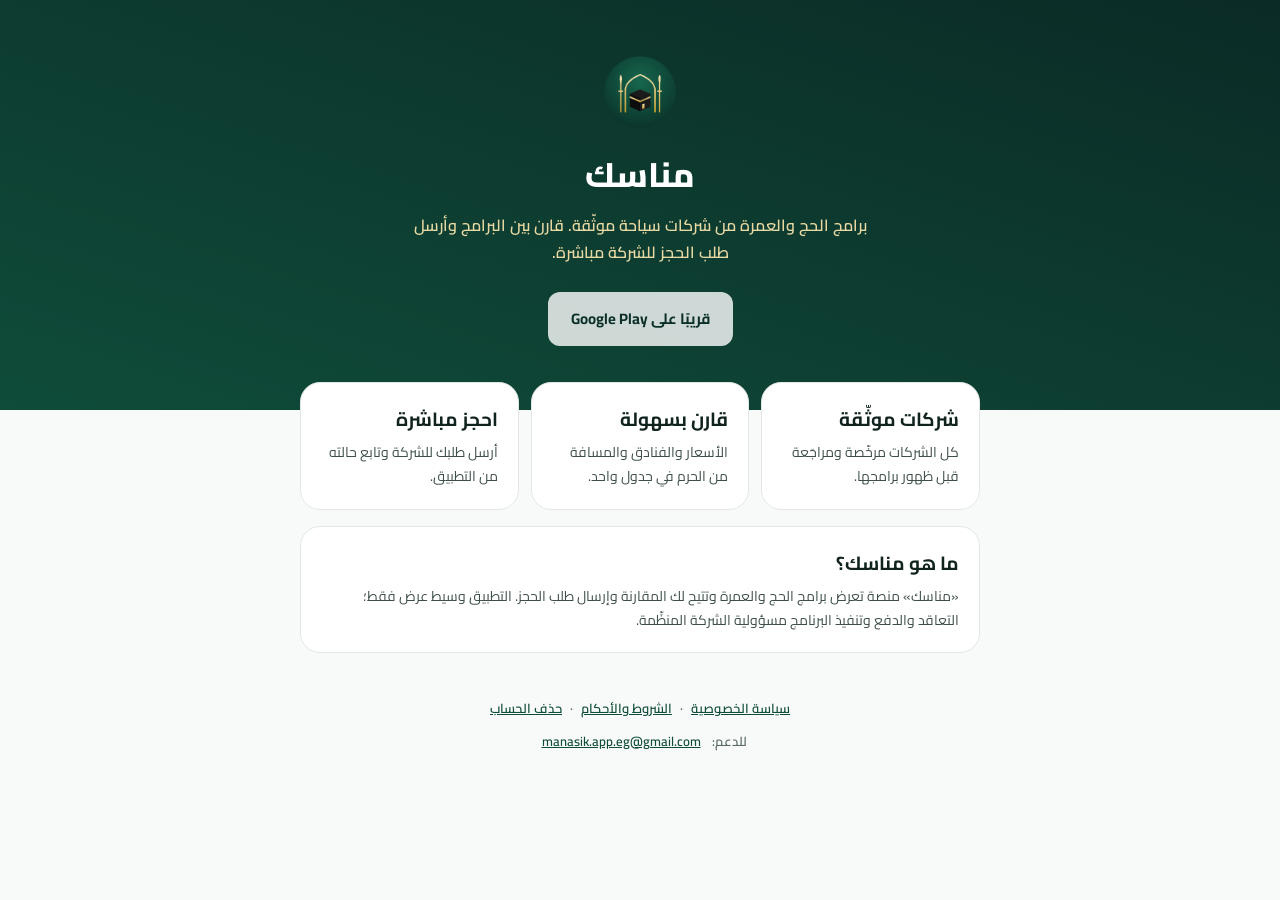
<file: index.html>
<!doctype html>
<html lang="ar" dir="rtl">
<head>
<meta charset="utf-8">
<meta name="viewport" content="width=device-width, initial-scale=1">
<title>مناسك · برامج الحج والعمرة من شركات موثّقة</title>
<meta name="description" content="مناسك: قارن برامج الحج والعمرة من شركات سياحة موثّقة وأرسل طلب الحجز مباشرة.">
<meta property="og:type" content="website">
<meta property="og:site_name" content="مناسك">
<meta property="og:locale" content="ar_AR">
<meta property="og:title" content="مناسك">
<meta property="og:description" content="برامج الحج والعمرة من شركات موثّقة. قارن واحجز بسهولة.">
<meta property="og:image" content="https://manasik-app.github.io/og.png">
<meta property="og:image:width" content="1200">
<meta property="og:image:height" content="630">
<meta name="twitter:card" content="summary_large_image">
<meta name="theme-color" content="#0f4c3a">
<link rel="icon" type="image/png" href="favicon.png">
<link rel="apple-touch-icon" href="apple-touch-icon.png">
<link rel="stylesheet" href="style.css">
</head>
<body>
<header class="hero">
  <img class="logo" src="logo.png" alt="" width="72" height="72">
  <h1>مناسك</h1>
  <p>برامج الحج والعمرة من شركات سياحة موثّقة. قارن بين البرامج وأرسل طلب الحجز للشركة مباشرة.</p>
  <!-- TODO(نشر التطبيق): أعد الرابط بعد النشر على Google Play واستبدل الـ span التالي بـ:
       <a class="btn btn-light" href="https://play.google.com/store/apps/details?id=com.manasik.app">حمّل من Google Play</a> -->
  <span class="btn btn-light btn-disabled" aria-disabled="true">قريبًا على Google Play</span>
</header>

<main class="wrap">
  <section class="features">
    <div class="card"><h2>شركات موثّقة</h2><p>كل الشركات مرخّصة ومراجَعة قبل ظهور برامجها.</p></div>
    <div class="card"><h2>قارن بسهولة</h2><p>الأسعار والفنادق والمسافة من الحرم في جدول واحد.</p></div>
    <div class="card"><h2>احجز مباشرة</h2><p>أرسل طلبك للشركة وتابع حالته من التطبيق.</p></div>
  </section>

  <div class="card">
    <h2>ما هو مناسك؟</h2>
    <p>«مناسك» منصة تعرض برامج الحج والعمرة وتتيح لك المقارنة وإرسال طلب الحجز. التطبيق وسيط عرض فقط؛ التعاقد والدفع وتنفيذ البرنامج مسؤولية الشركة المنظِّمة.</p>
  </div>
</main>

<footer>
  <a href="privacy.html">سياسة الخصوصية</a>·<a href="terms.html">الشروط والأحكام</a>·<a href="delete.html">حذف الحساب</a>
  <div style="margin-top:10px">للدعم: <a href="mailto:manasik.app.eg@gmail.com">manasik.app.eg@gmail.com</a></div>
</footer>
</body>
</html>
</file>
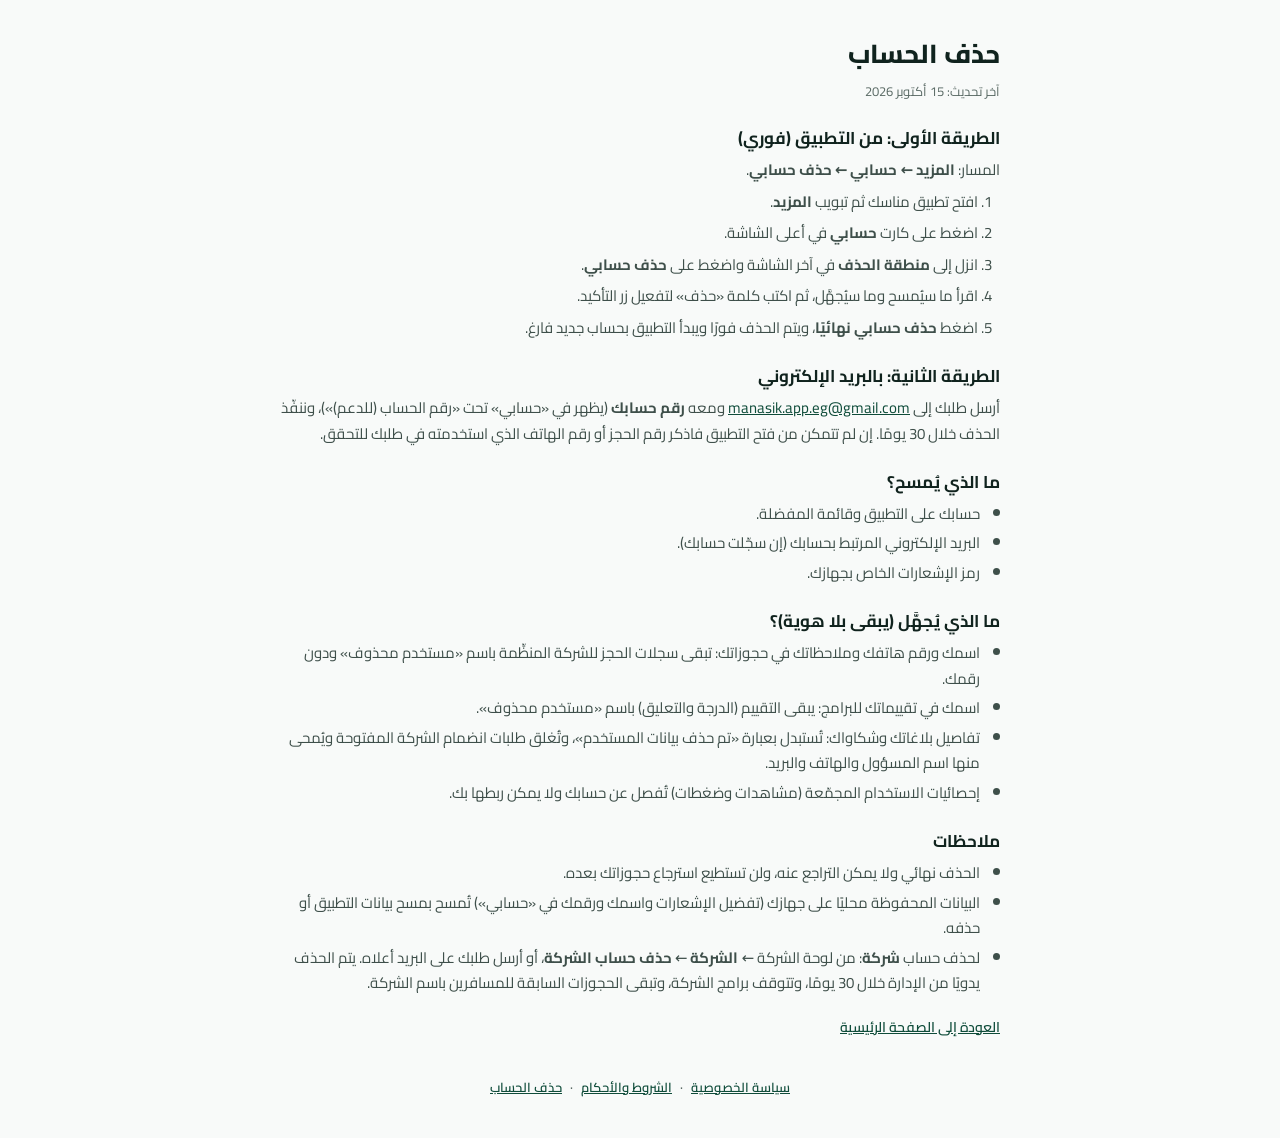
<file: delete.html>
<!doctype html>
<html lang="ar" dir="rtl">
<head>
<meta charset="utf-8">
<meta name="viewport" content="width=device-width, initial-scale=1">
<title>حذف الحساب · مناسك</title>
<meta name="description" content="كيف تحذف حسابك وبياناتك من تطبيق مناسك: من التطبيق مباشرة أو بالبريد الإلكتروني.">
<meta property="og:title" content="حذف الحساب · مناسك">
<meta property="og:image" content="https://manasik-app.github.io/og.png">
<meta name="theme-color" content="#0f4c3a">
<link rel="icon" type="image/png" href="favicon.png">
<link rel="apple-touch-icon" href="apple-touch-icon.png">
<link rel="stylesheet" href="style.css">
</head>
<body>
<main class="wrap doc">
<h1>حذف الحساب</h1>
<p class="updated">آخر تحديث: 15 أكتوبر 2026</p>

<h2>الطريقة الأولى: من التطبيق (فوري)</h2>
<p>المسار: <strong>المزيد ← حسابي ← حذف حسابي</strong>.</p>
<ol>
  <li>افتح تطبيق مناسك ثم تبويب <strong>المزيد</strong>.</li>
  <li>اضغط على كارت <strong>حسابي</strong> في أعلى الشاشة.</li>
  <li>انزل إلى <strong>منطقة الحذف</strong> في آخر الشاشة واضغط على <strong>حذف حسابي</strong>.</li>
  <li>اقرأ ما سيُمسح وما سيُجهَّل، ثم اكتب كلمة «حذف» لتفعيل زر التأكيد.</li>
  <li>اضغط <strong>حذف حسابي نهائيًا</strong>، ويتم الحذف فورًا ويبدأ التطبيق بحساب جديد فارغ.</li>
</ol>

<h2>الطريقة الثانية: بالبريد الإلكتروني</h2>
<p>أرسل طلبك إلى <a href="mailto:manasik.app.eg@gmail.com">manasik.app.eg@gmail.com</a> ومعه <strong>رقم حسابك</strong> (يظهر في «حسابي» تحت «رقم الحساب (للدعم)»)، وننفّذ الحذف خلال 30 يومًا. إن لم تتمكن من فتح التطبيق فاذكر رقم الحجز أو رقم الهاتف الذي استخدمته في طلبك للتحقق.</p>

<h2>ما الذي يُمسح؟</h2>
<ul>
  <li>حسابك على التطبيق وقائمة المفضلة.</li>
  <li>البريد الإلكتروني المرتبط بحسابك (إن سجّلت حسابك).</li>
  <li>رمز الإشعارات الخاص بجهازك.</li>
</ul>

<h2>ما الذي يُجهَّل (يبقى بلا هوية)؟</h2>
<ul>
  <li>اسمك ورقم هاتفك وملاحظاتك في حجوزاتك: تبقى سجلات الحجز للشركة المنظِّمة باسم «مستخدم محذوف» ودون رقمك.</li>
  <li>اسمك في تقييماتك للبرامج: يبقى التقييم (الدرجة والتعليق) باسم «مستخدم محذوف».</li>
  <li>تفاصيل بلاغاتك وشكاواك: تُستبدل بعبارة «تم حذف بيانات المستخدم»، وتُغلق طلبات انضمام الشركة المفتوحة ويُمحى منها اسم المسؤول والهاتف والبريد.</li>
  <li>إحصائيات الاستخدام المجمّعة (مشاهدات وضغطات) تُفصل عن حسابك ولا يمكن ربطها بك.</li>
</ul>

<h2>ملاحظات</h2>
<ul>
  <li>الحذف نهائي ولا يمكن التراجع عنه، ولن تستطيع استرجاع حجوزاتك بعده.</li>
  <li>البيانات المحفوظة محليًا على جهازك (تفضيل الإشعارات واسمك ورقمك في «حسابي») تُمسح بمسح بيانات التطبيق أو حذفه.</li>
  <li>لحذف حساب <strong>شركة</strong>: من لوحة الشركة ← <strong>الشركة</strong> ← <strong>حذف حساب الشركة</strong>، أو أرسل طلبك على البريد أعلاه. يتم الحذف يدويًا من الإدارة خلال 30 يومًا، وتتوقف برامج الشركة، وتبقى الحجوزات السابقة للمسافرين باسم الشركة.</li>
</ul>

<a class="back" href="index.html">العودة إلى الصفحة الرئيسية</a>
</main>
<footer><a href="privacy.html">سياسة الخصوصية</a>·<a href="terms.html">الشروط والأحكام</a>·<a href="delete.html">حذف الحساب</a></footer>
</body>
</html>
</file>
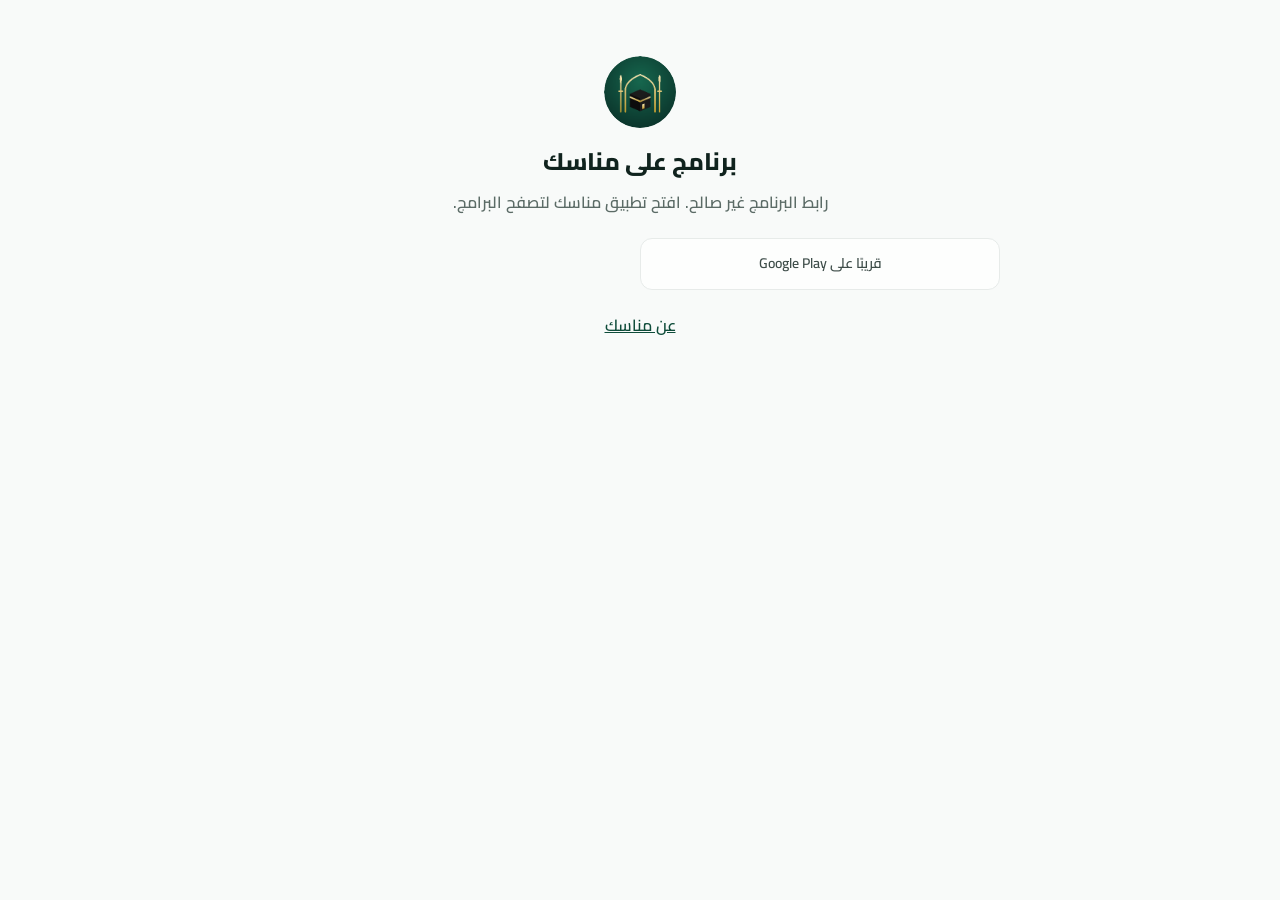
<file: p.html>
<!doctype html>
<html lang="ar" dir="rtl">
<head>
<meta charset="utf-8">
<meta name="viewport" content="width=device-width, initial-scale=1">
<title>افتح البرنامج في مناسك</title>
<meta name="description" content="افتح هذا البرنامج في تطبيق مناسك أو حمّل التطبيق.">
<meta property="og:type" content="website">
<meta property="og:site_name" content="مناسك">
<meta property="og:locale" content="ar_AR">
<meta property="og:title" content="مناسك">
<meta property="og:description" content="برامج الحج والعمرة من شركات موثّقة. افتح البرنامج في التطبيق.">
<meta property="og:image" content="https://manasik-app.github.io/og.png">
<meta property="og:image:width" content="1200">
<meta property="og:image:height" content="630">
<meta name="twitter:card" content="summary_large_image">
<meta name="theme-color" content="#0f4c3a">
<meta name="robots" content="noindex">
<link rel="icon" type="image/png" href="favicon.png">
<link rel="apple-touch-icon" href="apple-touch-icon.png">
<link rel="stylesheet" href="style.css">
</head>
<body>
<main class="wrap open">
  <img class="logo" src="logo.png" alt="" width="72" height="72">
  <h1>برنامج على مناسك</h1>
  <p id="msg">افتح البرنامج في التطبيق لمشاهدة التفاصيل والسعر.</p>
  <a class="btn btn-primary btn-block hidden" id="open" href="#">افتح في التطبيق</a>
  <!-- TODO(نشر التطبيق): أعد زر التحميل بعد النشر على Google Play واستبدل الـ span التالي بـ:
       <a class="btn btn-secondary btn-block" id="store" href="https://play.google.com/store/apps/details?id=com.manasik.app">حمّل التطبيق</a> -->
  <span class="btn btn-secondary btn-block btn-disabled" id="store" aria-disabled="true">قريبًا على Google Play</span>
  <p style="margin-top:22px"><a href="index.html">عن مناسك</a></p>
</main>
<script>
(function () {
  // TODO(نشر التطبيق): بعد النشر استبدل الرابط التالي بـ
  //   "https://play.google.com/store/apps/details?id=com.manasik.app"
  // حاليًا (التطبيق غير منشور) إن لم يكن مثبتًا يذهب intent:// للصفحة الرئيسية للموقع.
  var STORE = "https://manasik-app.github.io";
  var UUID = /^[0-9a-f]{8}-[0-9a-f]{4}-[0-9a-f]{4}-[0-9a-f]{4}-[0-9a-f]{12}$/i;
  var id = new URLSearchParams(location.search).get("id") || "";
  var open = document.getElementById("open");
  var msg = document.getElementById("msg");

  if (!UUID.test(id)) {
    msg.textContent = "رابط البرنامج غير صالح. افتح تطبيق مناسك لتصفح البرامج.";
    return;
  }
  id = id.toLowerCase();
  // intent:// يفتح التطبيق إن كان مثبتًا، وإلا يذهب لرابط STORE (الصفحة الرئيسية للموقع حاليًا)
  var intent = "intent://program/" + id + "#Intent;scheme=manasik;package=com.manasik.app;" +
    "S.browser_fallback_url=" + encodeURIComponent(STORE) + ";end";
  open.href = intent;
  open.classList.remove("hidden");
  if (/android/i.test(navigator.userAgent)) {
    setTimeout(function () { location.href = intent; }, 400);
  }
})();
</script>
</body>
</html>
</file>
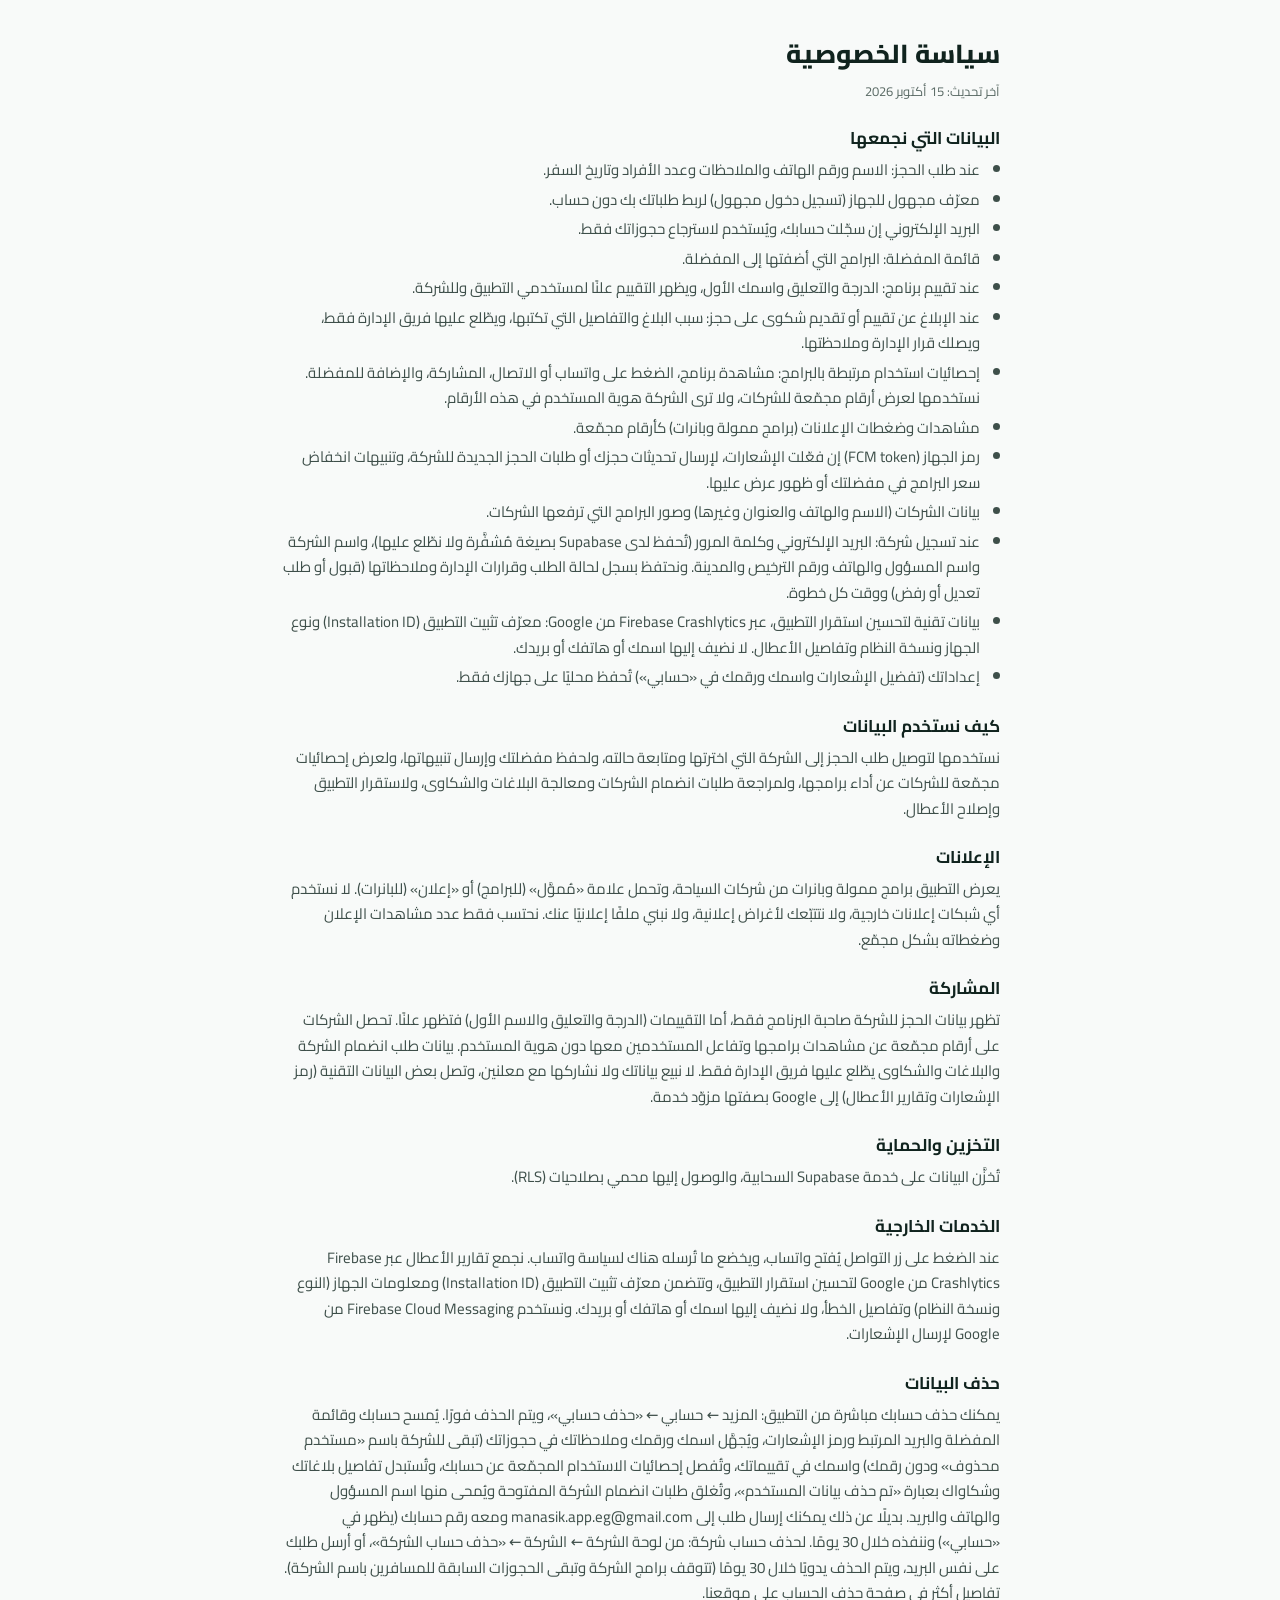
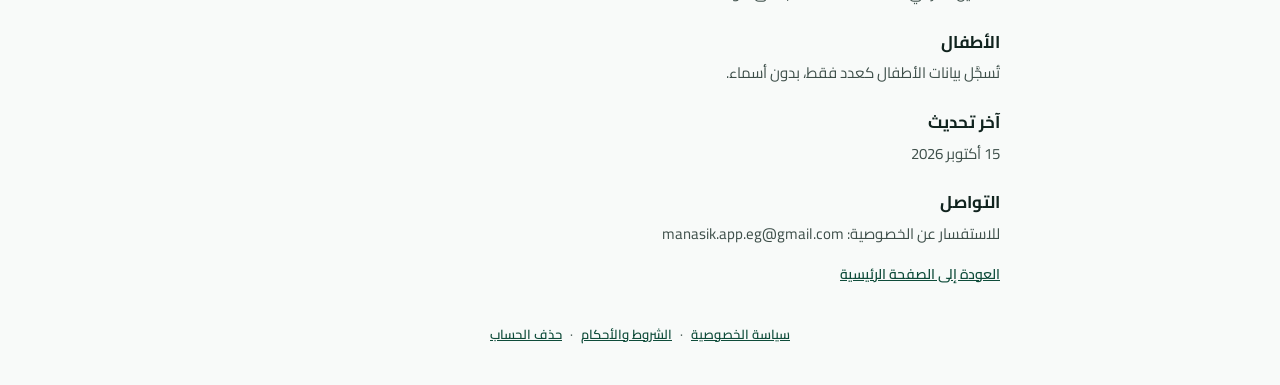
<file: privacy.html>
<!doctype html>
<html lang="ar" dir="rtl">
<head>
<meta charset="utf-8">
<meta name="viewport" content="width=device-width, initial-scale=1">
<title>سياسة الخصوصية · مناسك</title>
<meta property="og:title" content="سياسة الخصوصية · مناسك">
<meta property="og:image" content="https://manasik-app.github.io/og.png">
<meta name="theme-color" content="#0f4c3a">
<link rel="icon" type="image/png" href="favicon.png">
<link rel="apple-touch-icon" href="apple-touch-icon.png">
<link rel="stylesheet" href="style.css">
</head>
<body>
<main class="wrap doc">
<h1>سياسة الخصوصية</h1>
<p class="updated">آخر تحديث: 15 أكتوبر 2026</p>
<h2>البيانات التي نجمعها</h2>
<ul>
<li>عند طلب الحجز: الاسم ورقم الهاتف والملاحظات وعدد الأفراد وتاريخ السفر.</li>
<li>معرّف مجهول للجهاز (تسجيل دخول مجهول) لربط طلباتك بك دون حساب.</li>
<li>البريد الإلكتروني إن سجّلت حسابك، ويُستخدم لاسترجاع حجوزاتك فقط.</li>
<li>قائمة المفضلة: البرامج التي أضفتها إلى المفضلة.</li>
<li>عند تقييم برنامج: الدرجة والتعليق واسمك الأول، ويظهر التقييم علنًا لمستخدمي التطبيق وللشركة.</li>
<li>عند الإبلاغ عن تقييم أو تقديم شكوى على حجز: سبب البلاغ والتفاصيل التي تكتبها، ويطّلع عليها فريق الإدارة فقط، ويصلك قرار الإدارة وملاحظتها.</li>
<li>إحصائيات استخدام مرتبطة بالبرامج: مشاهدة برنامج، الضغط على واتساب أو الاتصال، المشاركة، والإضافة للمفضلة. نستخدمها لعرض أرقام مجمّعة للشركات، ولا ترى الشركة هوية المستخدم في هذه الأرقام.</li>
<li>مشاهدات وضغطات الإعلانات (برامج ممولة وبانرات) كأرقام مجمّعة.</li>
<li>رمز الجهاز (FCM token) إن فعّلت الإشعارات، لإرسال تحديثات حجزك أو طلبات الحجز الجديدة للشركة، وتنبيهات انخفاض سعر البرامج في مفضلتك أو ظهور عرض عليها.</li>
<li>بيانات الشركات (الاسم والهاتف والعنوان وغيرها) وصور البرامج التي ترفعها الشركات.</li>
<li>عند تسجيل شركة: البريد الإلكتروني وكلمة المرور (تُحفظ لدى Supabase بصيغة مُشفَّرة ولا نطّلع عليها)، واسم الشركة واسم المسؤول والهاتف ورقم الترخيص والمدينة. ونحتفظ بسجل لحالة الطلب وقرارات الإدارة وملاحظاتها (قبول أو طلب تعديل أو رفض) ووقت كل خطوة.</li>
<li>بيانات تقنية لتحسين استقرار التطبيق، عبر Firebase Crashlytics من Google: معرّف تثبيت التطبيق (Installation ID) ونوع الجهاز ونسخة النظام وتفاصيل الأعطال. لا نضيف إليها اسمك أو هاتفك أو بريدك.</li>
<li>إعداداتك (تفضيل الإشعارات واسمك ورقمك في «حسابي») تُحفظ محليًا على جهازك فقط.</li>
</ul>
<h2>كيف نستخدم البيانات</h2>
<p>نستخدمها لتوصيل طلب الحجز إلى الشركة التي اخترتها ومتابعة حالته، ولحفظ مفضلتك وإرسال تنبيهاتها، ولعرض إحصائيات مجمّعة للشركات عن أداء برامجها، ولمراجعة طلبات انضمام الشركات ومعالجة البلاغات والشكاوى، ولاستقرار التطبيق وإصلاح الأعطال.</p>
<h2>الإعلانات</h2>
<p>يعرض التطبيق برامج ممولة وبانرات من شركات السياحة، وتحمل علامة «مُموَّل» (للبرامج) أو «إعلان» (للبانرات). لا نستخدم أي شبكات إعلانات خارجية، ولا نتتبّعك لأغراض إعلانية، ولا نبني ملفًا إعلانيًا عنك. نحتسب فقط عدد مشاهدات الإعلان وضغطاته بشكل مجمّع.</p>
<h2>المشاركة</h2>
<p>تظهر بيانات الحجز للشركة صاحبة البرنامج فقط، أما التقييمات (الدرجة والتعليق والاسم الأول) فتظهر علنًا. تحصل الشركات على أرقام مجمّعة عن مشاهدات برامجها وتفاعل المستخدمين معها دون هوية المستخدم. بيانات طلب انضمام الشركة والبلاغات والشكاوى يطّلع عليها فريق الإدارة فقط. لا نبيع بياناتك ولا نشاركها مع معلنين، وتصل بعض البيانات التقنية (رمز الإشعارات وتقارير الأعطال) إلى Google بصفتها مزوّد خدمة.</p>
<h2>التخزين والحماية</h2>
<p>تُخزَّن البيانات على خدمة Supabase السحابية، والوصول إليها محمي بصلاحيات (RLS).</p>
<h2>الخدمات الخارجية</h2>
<p>عند الضغط على زر التواصل يُفتح واتساب، ويخضع ما تُرسله هناك لسياسة واتساب. نجمع تقارير الأعطال عبر Firebase Crashlytics من Google لتحسين استقرار التطبيق، وتتضمن معرّف تثبيت التطبيق (Installation ID) ومعلومات الجهاز (النوع ونسخة النظام) وتفاصيل الخطأ، ولا نضيف إليها اسمك أو هاتفك أو بريدك. ونستخدم Firebase Cloud Messaging من Google لإرسال الإشعارات.</p>
<h2>حذف البيانات</h2>
<p>يمكنك حذف حسابك مباشرة من التطبيق: المزيد ← حسابي ← «حذف حسابي»، ويتم الحذف فورًا. يُمسح حسابك وقائمة المفضلة والبريد المرتبط ورمز الإشعارات، ويُجهَّل اسمك ورقمك وملاحظاتك في حجوزاتك (تبقى للشركة باسم «مستخدم محذوف» ودون رقمك) واسمك في تقييماتك، وتُفصل إحصائيات الاستخدام المجمّعة عن حسابك، وتُستبدل تفاصيل بلاغاتك وشكاواك بعبارة «تم حذف بيانات المستخدم»، وتُغلق طلبات انضمام الشركة المفتوحة ويُمحى منها اسم المسؤول والهاتف والبريد. بديلًا عن ذلك يمكنك إرسال طلب إلى manasik.app.eg@gmail.com ومعه رقم حسابك (يظهر في «حسابي») وننفذه خلال 30 يومًا. لحذف حساب شركة: من لوحة الشركة ← الشركة ← «حذف حساب الشركة»، أو أرسل طلبك على نفس البريد، ويتم الحذف يدويًا خلال 30 يومًا (تتوقف برامج الشركة وتبقى الحجوزات السابقة للمسافرين باسم الشركة). تفاصيل أكثر في صفحة حذف الحساب على موقعنا.</p>
<h2>الأطفال</h2>
<p>تُسجَّل بيانات الأطفال كعدد فقط، بدون أسماء.</p>
<h2>آخر تحديث</h2>
<p>15 أكتوبر 2026</p>
<h2>التواصل</h2>
<p>للاستفسار عن الخصوصية: manasik.app.eg@gmail.com</p>
<a class="back" href="index.html">العودة إلى الصفحة الرئيسية</a>
</main>
<footer><a href="privacy.html">سياسة الخصوصية</a>·<a href="terms.html">الشروط والأحكام</a>·<a href="delete.html">حذف الحساب</a></footer>
</body>
</html>
</file>
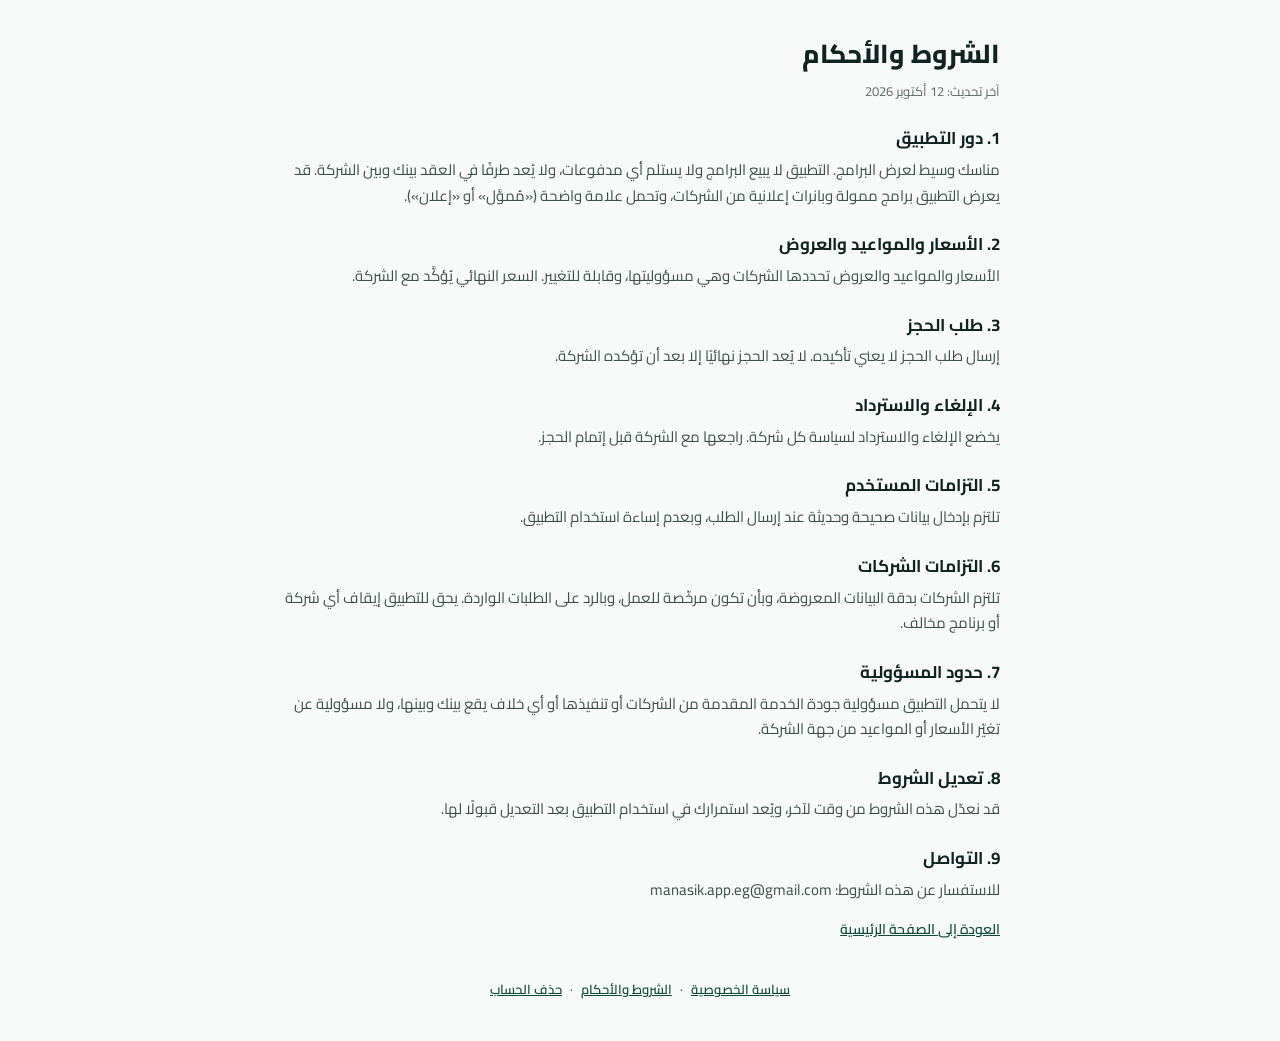
<file: terms.html>
<!doctype html>
<html lang="ar" dir="rtl">
<head>
<meta charset="utf-8">
<meta name="viewport" content="width=device-width, initial-scale=1">
<title>الشروط والأحكام · مناسك</title>
<meta property="og:title" content="الشروط والأحكام · مناسك">
<meta property="og:image" content="https://manasik-app.github.io/og.png">
<meta name="theme-color" content="#0f4c3a">
<link rel="icon" type="image/png" href="favicon.png">
<link rel="apple-touch-icon" href="apple-touch-icon.png">
<link rel="stylesheet" href="style.css">
</head>
<body>
<main class="wrap doc">
<h1>الشروط والأحكام</h1>
<p class="updated">آخر تحديث: 12 أكتوبر 2026</p>
<h2>1. دور التطبيق</h2>
<p>مناسك وسيط لعرض البرامج. التطبيق لا يبيع البرامج ولا يستلم أي مدفوعات، ولا يُعد طرفًا في العقد بينك وبين الشركة. قد يعرض التطبيق برامج ممولة وبانرات إعلانية من الشركات، وتحمل علامة واضحة («مُموَّل» أو «إعلان»).</p>
<h2>2. الأسعار والمواعيد والعروض</h2>
<p>الأسعار والمواعيد والعروض تحددها الشركات وهي مسؤوليتها، وقابلة للتغيير. السعر النهائي يُؤكَّد مع الشركة.</p>
<h2>3. طلب الحجز</h2>
<p>إرسال طلب الحجز لا يعني تأكيده. لا يُعد الحجز نهائيًا إلا بعد أن تؤكده الشركة.</p>
<h2>4. الإلغاء والاسترداد</h2>
<p>يخضع الإلغاء والاسترداد لسياسة كل شركة. راجعها مع الشركة قبل إتمام الحجز.</p>
<h2>5. التزامات المستخدم</h2>
<p>تلتزم بإدخال بيانات صحيحة وحديثة عند إرسال الطلب، وبعدم إساءة استخدام التطبيق.</p>
<h2>6. التزامات الشركات</h2>
<p>تلتزم الشركات بدقة البيانات المعروضة، وبأن تكون مرخّصة للعمل، وبالرد على الطلبات الواردة. يحق للتطبيق إيقاف أي شركة أو برنامج مخالف.</p>
<h2>7. حدود المسؤولية</h2>
<p>لا يتحمل التطبيق مسؤولية جودة الخدمة المقدمة من الشركات أو تنفيذها أو أي خلاف يقع بينك وبينها، ولا مسؤولية عن تغيّر الأسعار أو المواعيد من جهة الشركة.</p>
<h2>8. تعديل الشروط</h2>
<p>قد نعدّل هذه الشروط من وقت لآخر، ويُعد استمرارك في استخدام التطبيق بعد التعديل قبولًا لها.</p>
<h2>9. التواصل</h2>
<p>للاستفسار عن هذه الشروط: manasik.app.eg@gmail.com</p>
<a class="back" href="index.html">العودة إلى الصفحة الرئيسية</a>
</main>
<footer><a href="privacy.html">سياسة الخصوصية</a>·<a href="terms.html">الشروط والأحكام</a>·<a href="delete.html">حذف الحساب</a></footer>
</body>
</html>
</file>
<file: style.css>
/* موقع مناسك الثابت — ألوان وخط التطبيق (Cairo مستضاف محليًا، بلا طلبات لجهات خارجية). */
@font-face { font-family: "Cairo"; font-weight: 400; src: url("fonts/Cairo-Regular.ttf") format("truetype"); font-display: swap; }
@font-face { font-family: "Cairo"; font-weight: 600; src: url("fonts/Cairo-SemiBold.ttf") format("truetype"); font-display: swap; }
@font-face { font-family: "Cairo"; font-weight: 700; src: url("fonts/Cairo-Bold.ttf") format("truetype"); font-display: swap; }
@font-face { font-family: "Cairo"; font-weight: 800; src: url("fonts/Cairo-ExtraBold.ttf") format("truetype"); font-display: swap; }

:root {
  --primary: #0f4c3a;
  --primary-dark: #0b2b26;
  --primary-soft: #e7f0ec;
  --gold: #d4af37;
  --gold-light: #e9d9a3;
  --bg: #f8faf9;
  --surface: #ffffff;
  --text: #10231e;
  --text-secondary: #5b6b66;
  --text-body: #3e4f4a;
  --border: #e3e8e6;
}

* { box-sizing: border-box; }
html { font-feature-settings: "locl" 0; }
body {
  margin: 0;
  font-family: "Cairo", system-ui, -apple-system, "Segoe UI", Tahoma, sans-serif;
  font-weight: 600;
  background: var(--bg);
  color: var(--text);
  line-height: 1.7;
}
a { color: var(--primary); }

.wrap { max-width: 720px; margin: 0 auto; padding: 0 20px; }

.hero {
  background: linear-gradient(to bottom left, var(--primary-dark), var(--primary));
  color: #fff;
  text-align: center;
  padding: 56px 20px 64px;
}
.logo {
  width: 72px; height: 72px; margin: 0 auto 18px;
  border-radius: 20px;
  background: linear-gradient(to bottom left, var(--primary-dark), var(--primary));
  border: 1px solid rgba(212, 175, 55, 0.5);
  display: flex; align-items: center; justify-content: center;
  color: var(--gold-light); font-size: 36px; font-weight: 800;
}
.hero h1 { margin: 0 0 8px; font-size: 34px; font-weight: 800; }
.hero p { margin: 0 auto 26px; max-width: 460px; color: var(--gold-light); font-size: 16px; font-weight: 600; }

.btn {
  display: inline-block; text-decoration: none; font-family: inherit;
  font-weight: 700; font-size: 15px; border-radius: 12px; padding: 13px 22px;
  border: 1px solid transparent; cursor: pointer;
}
.btn-light { background: #fff; color: var(--primary-dark); }
.btn-primary { background: var(--primary); color: #fff; }
.btn-secondary { background: var(--surface); color: var(--text); border-color: var(--border); font-weight: 600; font-size: 14px; }
.btn-block { display: block; text-align: center; }

.card {
  background: var(--surface); border: 1px solid var(--border); border-radius: 20px;
  padding: 20px; margin: 16px 0;
}
.card h2 { margin: 0 0 6px; font-size: 19px; font-weight: 700; }
.card p { margin: 0; color: var(--text-body); font-size: 14px; font-weight: 400; }

.features { display: grid; gap: 12px; margin: -28px 0 8px; }
@media (min-width: 640px) { .features { grid-template-columns: repeat(3, 1fr); } }
.features .card { margin: 0; }

footer { text-align: center; color: var(--text-secondary); font-size: 13px; padding: 28px 20px 40px; }
footer a { margin: 0 8px; }

/* الصفحات القانونية */
.doc { padding: 32px 0 8px; }
.doc h1 { font-size: 26px; font-weight: 800; margin: 0 0 4px; }
.doc .updated { color: var(--text-secondary); font-size: 13px; margin: 0 0 20px; }
.doc h2 { font-size: 17px; font-weight: 700; margin: 22px 0 4px; }
.doc p { margin: 0; color: var(--text-body); font-size: 15px; font-weight: 400; }
.back { display: inline-block; margin-top: 16px; font-size: 14px; }

/* صفحة فتح البرنامج */
.open { text-align: center; padding: 56px 0 24px; }
.open .logo { margin-bottom: 14px; }
.open h1 { font-size: 24px; font-weight: 800; margin: 0 0 6px; }
.open p { color: var(--text-secondary); margin: 0 0 22px; }
.open .btn { width: 100%; max-width: 360px; }
.open .btn + .btn { margin-top: 10px; }
.hidden { display: none; }

.doc ul { margin: 0; padding: 0 20px 0 0; color: var(--text-body); font-size: 15px; font-weight: 400; }
.doc li { margin: 4px 0; }
.doc ol { margin: 0; padding: 0 22px 0 0; color: var(--text-body); font-size: 15px; font-weight: 400; }
.doc ol li { margin: 6px 0; }
img.logo { background: none; border: 0; border-radius: 50%; display: block; object-fit: contain; }
.btn-disabled { opacity: 0.8; cursor: default; pointer-events: none; user-select: none; }
</file>
